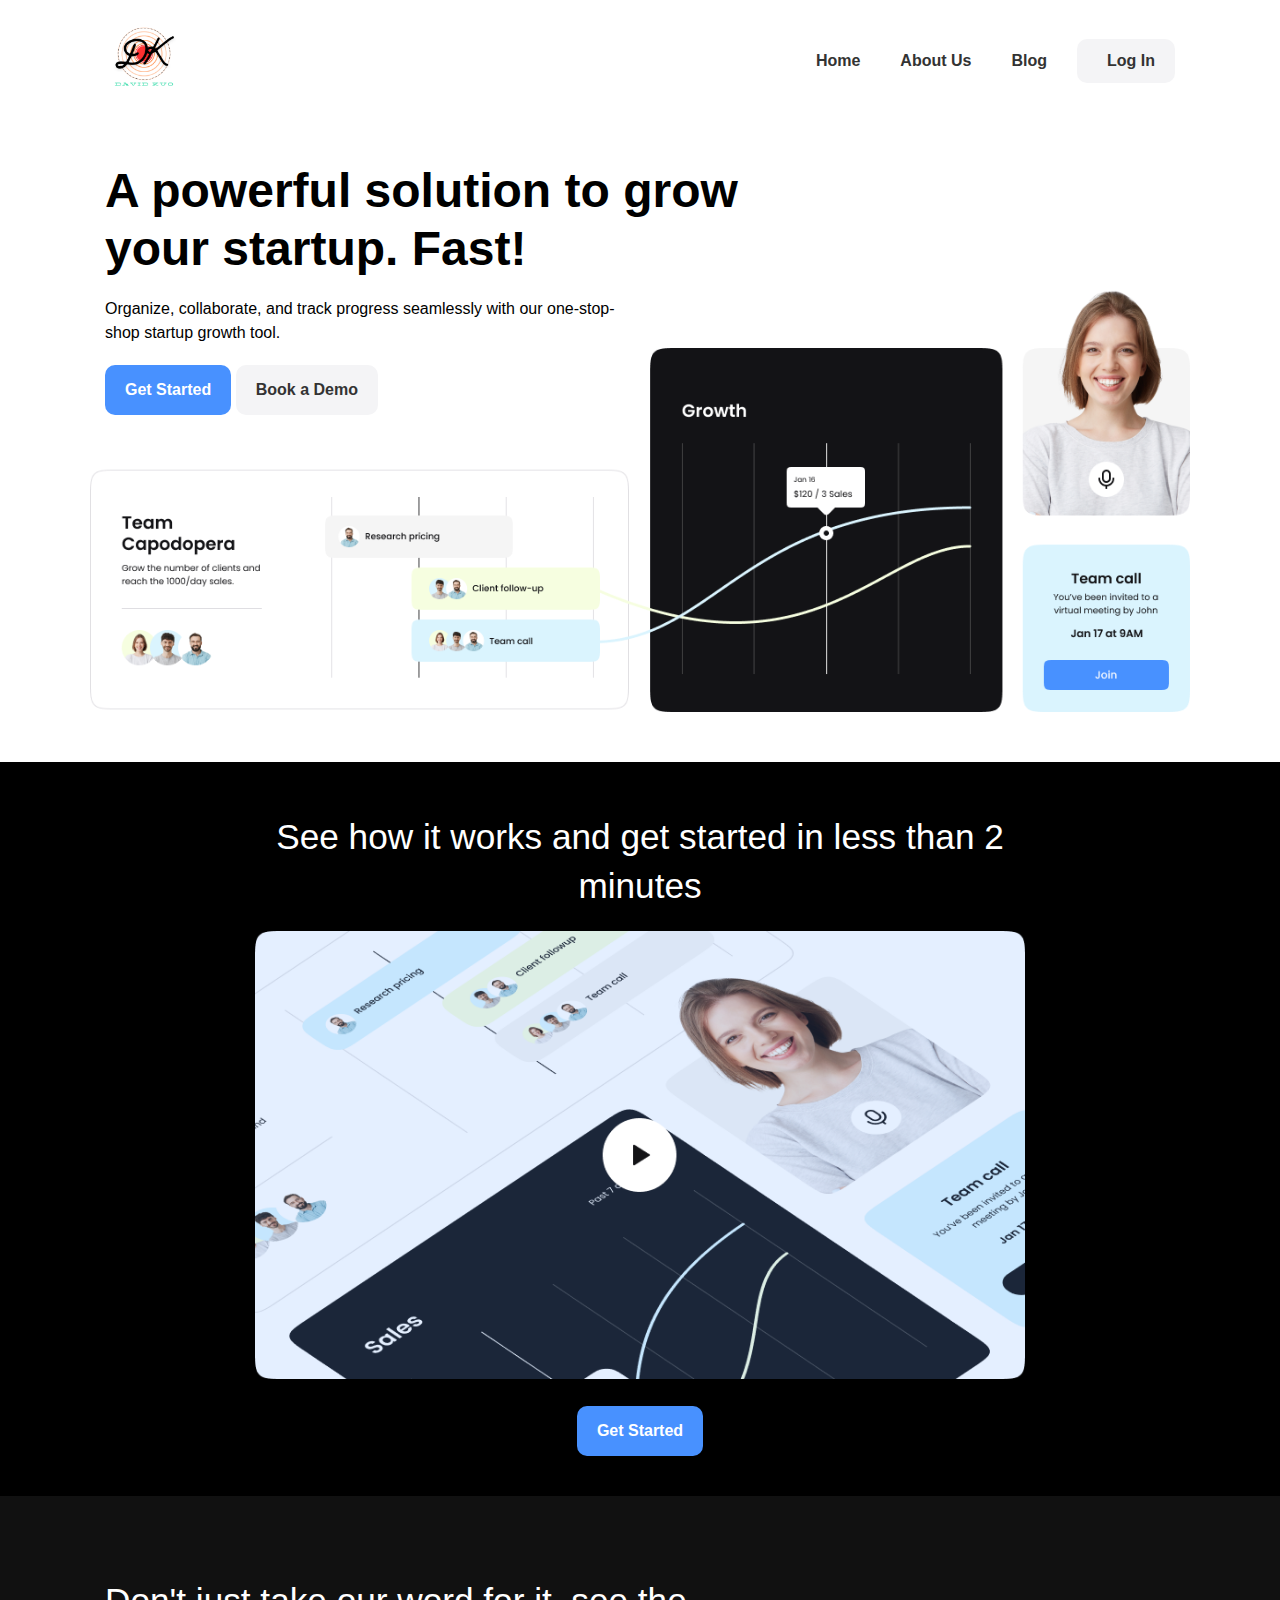
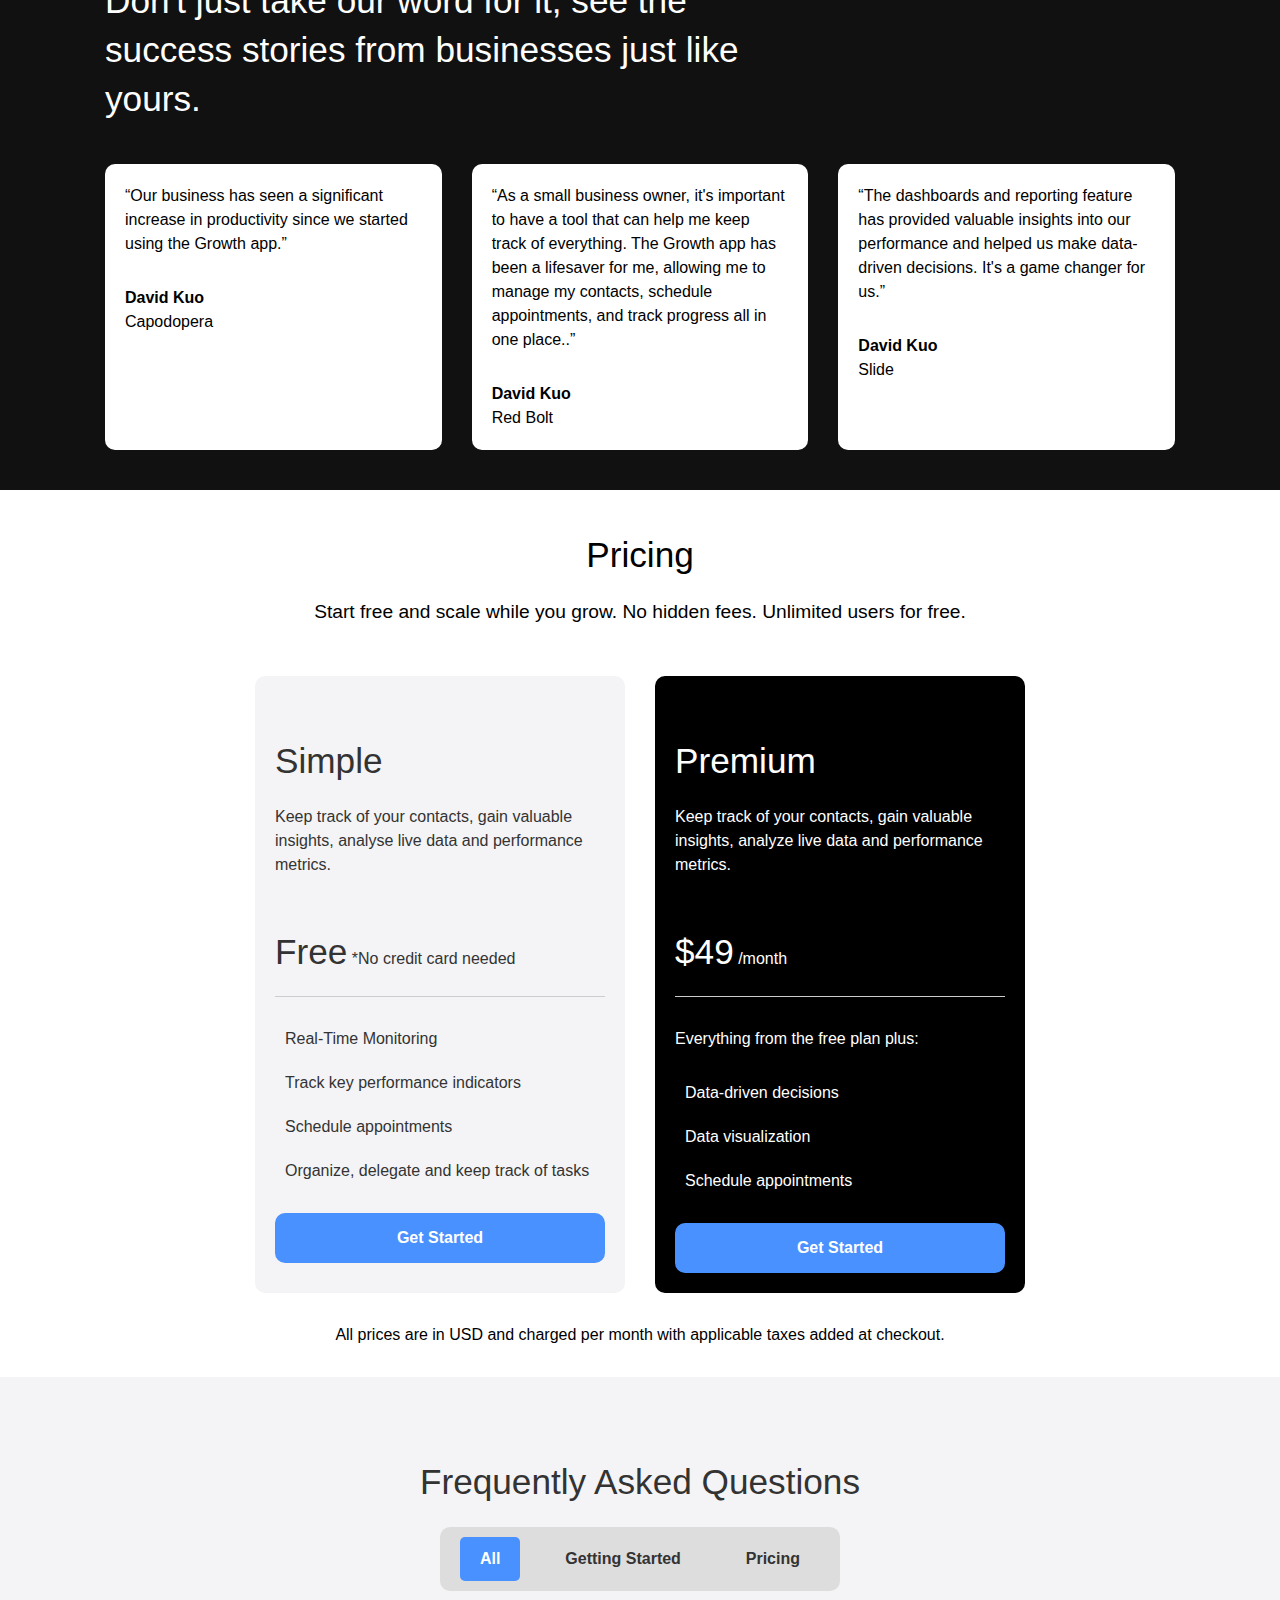
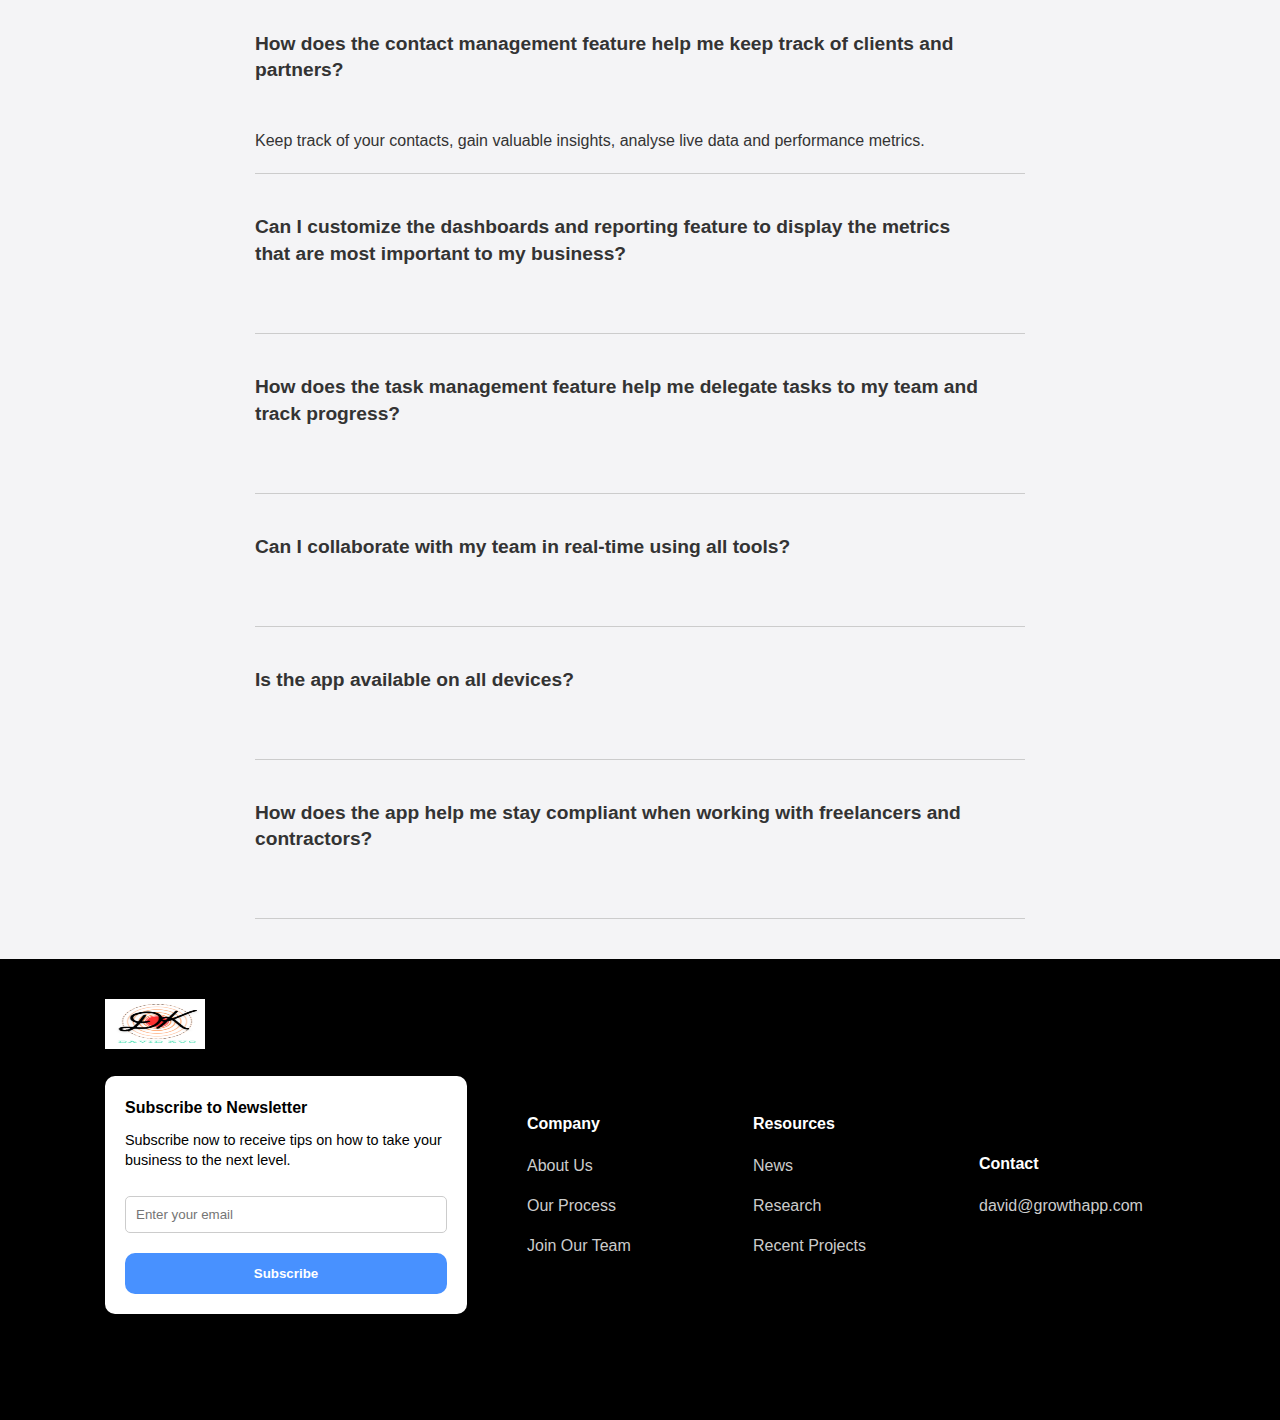
<file: index.html>
<!DOCTYPE html>
<html lang="en">
<head>
    <meta charset="UTF-8">
    <meta name="viewport" content="width=device-width, initial-scale=1.0">
    <title>WEBSTER</title>
    <link rel="stylesheet" href="css/style.css">
    <link rel="shortcut icon" href="images/what.png" type="image/x-icon">
    <link rel="stylesheet" href="https://cdnjs.cloudflare.com/ajax/libs/font-awesome/6.6.0/css/all.min.css" integrity="sha512-Kc323vGBEqzTmouAECnVceyQqyqdsSiqLQISBL29aUW4U/M7pSPA/gEUZQqv1cwx4OnYxTxve5UMg5GT6L4JJg==" crossorigin="anonymous" referrerpolicy="no-referrer" />
</head>
<body>
    <nav class="navbar">
        <div class="container">
            <div class="logo">
                <a href="index.html">
                    <img src="images/what.png" alt="logo" height="75px" width="75px">
                </a>
            </div>

            <div class="main-menu">
                <ul>
                    <li>
                        <a href="index.html">Home</a>
                    </li>
                    <li>
                        <a href="#">About Us</a>
                    </li>
                    <li>
                        <a href="#">Blog</a>
                    </li>
                    <li>
                        <a class="btn "  href="login.html">
                            <i class="fas fa-user"></i> Log In
                        </a>
                    </li>
                </ul>
            </div>
        </div>
    </nav>

    <section class="hero">
        <div class="container">
          <div class="hero-content">
            <h1 class="hero-heading text-xxl">
              A powerful solution to grow your startup. Fast!
            </h1>
            <p class="hero-text">
              Organize, collaborate, and track progress seamlessly with our
              one-stop-shop startup growth tool.
            </p>
            <div class="hero-buttons">
              <a href="#" class="btn btn-primary">Get Started</a>
              <a href="#" class="btn"
                ><i class="fas fa-laptop"></i> Book a Demo</a
              >
            </div>
          </div>
        </div>
      </section>

         
    <section class="video bg-black">
      <div class="container-sm">
        <h2 class="video-heading text-xl text-center">
          See how it works and get started in less than 2 minutes
        </h2>
        <div class="video-content">
          <a href="#">
            <img
              src="images/video-preview.png"
              alt="video"
              class="video-preview"
            />
          </a>

          
          <a href="#" class="btn btn-primary">Get Started</a>
        </div>
      </div>
    </section>
    <!-- Testimonials -->
    <section class="testimonials bg-dark">
      <div class="container">
        <h3 class="testimonials-heading text-xl">
          Don't just take our word for it, see the success stories from
          businesses just like yours.
        </h3>
        <div class="testimonials-grid">
          <div class="card">
            <p>
              “Our business has seen a significant increase in productivity
              since we started using the Growth app.”
            </p>

            <p>David Kuo</p>
            <p>Capodopera</p>
          </div>

          <div class="card">
            <p>
              “As a small business owner, it's important to have a tool that can
              help me keep track of everything. The Growth app has been a
              lifesaver for me, allowing me to manage my contacts, schedule
              appointments, and track progress all in one place..”
            </p>

            <p>David Kuo</p>
            <p>Red Bolt</p>
          </div>

          <div class="card">
            <p>
              “The dashboards and reporting feature has provided valuable
              insights into our performance and helped us make data-driven
              decisions. It's a game changer for us.”
            </p>

            <p>David Kuo</p>
            <p>Slide</p>
          </div>
        </div>
      </div>
    </section>
    
    <section class="pricing">
      <div class="container-sm">
        <h3 class="pricing-heading text-xl text-center">Pricing</h3>
        <p class="pricing-subheading text-md text-center">
          Start free and scale while you grow. No hidden fees. Unlimited users
          for free.
        </p>
        <div class="pricing-grid">
          <!-- Pricing Card 1 -->
          <div class="card bg-light">
            <div class="pricing-card-header">
              <h4 class="pricing-heading text-xl">Simple</h4>
              <p class="pricing-card-subheading">
                Keep track of your contacts, gain valuable insights, analyse
                live data and performance metrics.
              </p>
              <p class="pricing-card-price">
                <span class="text-xl">Free</span>
                *No credit card needed
              </p>
            </div>
            <div class="pricing-card-body">
              <ul>
                <li><i class="fas fa-check"></i> Real-Time Monitoring</li>
                <li>
                  <i class="fas fa-check"></i>Track key performance indicators
                </li>
                <li><i class="fas fa-check"></i>Schedule appointments</li>
                <li>
                  <i class="fas fa-check"></i>Organize, delegate and keep track
                  of tasks
                </li>
              </ul>
              <a href="login.html" class="btn btn-primary btn-block">Get Started</a>
            </div>
          </div>

          <!-- Pricing Card 2 -->
          <div class="card bg-black">
            <div class="pricing-card-header">
              <h4 class="pricing-card-heading text-xl">Premium</h4>
              <p class="pricing-card-subheading">
                Keep track of your contacts, gain valuable insights, analyze
                live data and performance metrics.
              </p>
              <p class="pricing-card-price">
                <span class="text-xl">$49</span> /month
              </p>
            </div>
            <div class="pricing-card-body">
              <p>Everything from the free plan plus:</p>
              <ul>
                <li><i class="fas fa-check"></i>Data-driven decisions</li>
                <li><i class="fas fa-check"></i>Data visualization</li>
                <li><i class="fas fa-check"></i>Schedule appointments</li>
              </ul>
              <a href="#" class="btn btn-primary btn-block">Get Started</a>
            </div>
          </div>
        </div>
        <p class="pricing-footer text-center">
          All prices are in USD and charged per month with applicable taxes
          added at checkout.
        </p>
      </div>
    </section>

    <!-- FAQ -->
    <section class="faq bg-light">
      <div class="container-sm">
        <h3 class="text-xl text-center">Frequently Asked Questions</h3>
        <ul class="faq-menu">
          <li class="active">All</li>
          <li>Getting Started</li>
          <li>Pricing</li>
        </ul>
        <div class="faq-content">
          <div class="faq-group">
            <div class="faq-group-header">
              <h4 class="text-md">
                How does the contact management feature help me keep track of
                clients and partners?
              </h4>
              <i class="fas fa-minus"></i>
            </div>
            <div class="faq-group-body open">
              <p>
                Keep track of your contacts, gain valuable insights, analyse
                live data and performance metrics.
              </p>
            </div>
          </div>

          <div class="faq-group">
            <div class="faq-group-header">
              <h4 class="text-md">
                Can I customize the dashboards and reporting feature to display
                the metrics that are most important to my business?
              </h4>
              <i class="fas fa-plus"></i>
            </div>
            <div class="faq-group-body">
              <p>
                Lorem, ipsum dolor sit amet consectetur adipisicing elit. Ad
                culpa enim blanditiis rem ipsum aliquam, unde iste fugit
                praesentium eos?
              </p>
            </div>
          </div>

          <div class="faq-group">
            <div class="faq-group-header">
              <h4 class="text-md">
                How does the task management feature help me delegate tasks to
                my team and track progress?
              </h4>
              <i class="fas fa-plus"></i>
            </div>
            <div class="faq-group-body">
              <p>
                Lorem ipsum dolor sit amet, consectetur adipisicing elit.
                Incidunt, a! Quaerat, voluptatum. Animi molestias ex quasi
                explicabo minima perferendis commodi.
              </p>
            </div>
          </div>

          <div class="faq-group">
            <div class="faq-group-header">
              <h4 class="text-md">
                Can I collaborate with my team in real-time using all tools?
              </h4>
              <i class="fas fa-plus"></i>
            </div>
            <div class="faq-group-body">
              <p>
                Lorem, ipsum dolor sit amet consectetur adipisicing elit.
                Obcaecati doloremque assumenda aut dolorem recusandae quibusdam
                aliquid. Repellat animi quam vitae.
              </p>
            </div>
          </div>

          <div class="faq-group">
            <div class="faq-group-header">
              <h4 class="text-md">Is the app available on all devices?</h4>
              <i class="fas fa-plus"></i>
            </div>
            <div class="faq-group-body">
              <p>
                Lorem, ipsum dolor sit amet consectetur adipisicing elit.
                Obcaecati doloremque assumenda aut dolorem recusandae quibusdam
                aliquid. Repellat animi quam vitae.
              </p>
            </div>
          </div>

          <div class="faq-group">
            <div class="faq-group-header">
              <h4 class="text-md">
                How does the app help me stay compliant when working with
                freelancers and contractors?
              </h4>
              <i class="fas fa-plus"></i>
            </div>
            <div class="faq-group-body">
              <p>
                Lorem, ipsum dolor sit amet consectetur adipisicing elit.
                Obcaecati doloremque assumenda aut dolorem recusandae quibusdam
                aliquid. Repellat animi quam vitae.
              </p>
            </div>
          </div>
        </div>
      </div>
    </section>

    <!-- Footer -->
    <footer class="footer bg-black">
      <div class="container">
        <div class="footer-grid">
          <div>
            <a href="index.html">
              <img src="images/what.png" alt="logo" height="50px" width="100px"/>
            </a>
            <div class="card">
              <h4>Subscribe to Newsletter</h4>
              <p class="text-sm">
                Subscribe now to receive tips on how to take your business to
                the next level.
              </p>
              <form>
                <input type="email" id="email" placeholder="Enter your email" />
                <button type="submit" class="btn btn-primary btn-block">
                  Subscribe
                </button>
              </form>
            </div>
            <i class="fab fa-linkedin"></i>
            <i class="fab fa-twitter"></i>
          </div>
          <div>
            <h4>Company</h4>
            <ul>
              <li><a href="#">About Us</a></li>
              <li><a href="#">Our Process</a></li>
              <li><a href="#">Join Our Team</a></li>
            </ul>
          </div>
          <div>
            <h4>Resources</h4>
            <ul>
              <li><a href="#">News</a></li>
              <li><a href="#">Research</a></li>
              <li><a href="#">Recent Projects</a></li>
            </ul>
          </div>
          <div>
            <h4>Contact</h4>
            <ul>
              <li>
                <a href="#">david@growthapp.com</a>
              </li>
            </ul>
          </div>
        </div>
      </div>
    </footer>
    
    <script src="javascript/main.js"></script>
</body>
</html>
</file>
<file: css/style.css>
* {
    box-sizing: border-box;
    margin: 0;
    padding: 0;
  }
  
  :root {
    --primary-color: #4891ff;
    --light-color: #f4f4f6;
    --dark-color: #111;
  }
  
  body {
    font-family: 'Poppins', sans-serif;
    font-size: 16px;
    line-height: 1.5;
    background: #fff;
    overflow-x: hidden;
  }
  
  a {
    text-decoration: none;
    color: #333;
  }
  
  ul {
    list-style: none;
  }
  
  img {
    max-width: 100%;
  }
  
  /* Navbar */
  .navbar {
    background: #fff;
    padding: 20px;
  }
  
  .navbar .container {
    display: flex;
    justify-content: space-between;
    align-items: center;
  }
  
  .navbar .main-menu ul {
    display: flex;
  }
  
  .navbar ul li a {
    padding: 10px 20px;
    display: block;
    font-weight: 600;
    transition: 0.5s;
  }
  
  .navbar ul li a:hover {
    color: var(--primary-color);
  }
  
  .navbar ul li a i {
    margin-right: 10px;
  }
  
  .navbar ul li:last-child a {
    margin-left: 10px;
  }
  
  /* Hero */
  .hero {
    margin-bottom: 50px;
  }
  
  .hero .container {
    background: url('../images/hero-bg.png') no-repeat;
    background-size: contain;
    background-position: center bottom;
    height: 550px;
  }
  
  .hero .hero-content {
    width: 70%;
  }
  
  .hero .hero-text {
    width: 70%;
    margin-bottom: 20px;
  }
  
  /* Video */
  .video {
    padding: 10px 0 40px;
  }
  
  .video .video-content {
    display: flex;
    flex-direction: column;
    align-items: center;
  }
  
  .video .video-preview {
    margin-bottom: 20px;
  }
  
  /* Testimonials */
  .testimonials {
    padding: 40px 0;
  }
  
  .testimonials .testimonials-heading {
    width: 700px;
    margin-bottom: 40px;
  }
  
  .testimonials .testimonials-grid {
    display: grid;
    grid-template-columns: repeat(3, 1fr);
    gap: 30px;
  }
  
  .testimonials .card p:nth-child(2) {
    margin-top: 30px;
    font-weight: bold;
  }
  
  /* Pricing */
  .pricing .pricing-grid {
    display: grid;
    grid-template-columns: repeat(2, 1fr);
    gap: 30px;
    margin-top: 50px;
  }
  
  .pricing .pricing-card-subheading {
    margin-bottom: 30px;
  }
  
  .pricing .pricing-card-price {
    margin-bottom: 30px;
    padding: 20px 0;
    border-bottom: 1px solid #ccc;
  }
  
  .pricing ul {
    margin: 30px 0;
  }
  
  .pricing ul li {
    margin-bottom: 20px;
  }
  
  .pricing ul li i {
    margin-right: 10px;
  }
  
  .pricing .pricing-footer {
    margin: 30px 0;
  }
  
  /* FAQ */
  .faq {
    padding: 40px 0;
  }
  
  .faq .faq-group {
    border-bottom: 1px solid #ccc;
    padding-bottom: 20px;
  }
  
  .faq .faq-group .faq-group-header {
    padding: 20px 0;
    margin-bottom: 15px;
    position: relative;
  }
  
  .faq .faq-group .faq-group-header h4 {
    font-weight: 600;
    width: 95%;
  }
  
  .faq .faq-group .faq-group-header i {
    position: absolute;
    right: 0;
    top: 35px;
    font-size: 1.3rem;
    cursor: pointer;
  }
  
  .faq .faq-group .faq-group-body {
    display: none;
  }
  
  .faq .faq-group .faq-group-body.open {
    display: block;
  }
  
  .faq ul.faq-menu {
    max-width: 400px;
    margin: auto;
    display: flex;
    justify-content: space-between;
    align-items: center;
    background: #ddd;
    padding: 10px 20px;
    border-radius: 10px;
    font-weight: 600;
    cursor: pointer;
  }
  
  .faq ul.faq-menu li {
    padding: 10px 20px;
    border-radius: 5px;
    text-align: center;
  }
  
  .faq ul.faq-menu li.active {
    background: var(--primary-color);
    color: #fff;
  }
  
  /* Footer */
  .footer {
    padding: 40px 0;
  }
  
  .footer h4 {
    margin-bottom: 10px;
  }
  
  .footer ul li {
    line-height: 2.5;
  }
  
  .footer a {
    color: #ccc;
  }
  
  .footer i {
    font-size: 1.5rem;
    margin-right: 10px;
  }
  
  .footer-grid {
    display: grid;
    grid-template-columns: 2fr 1fr 1fr 1fr;
    gap: 30px;
    justify-content: center;
    align-items: center;
  }
  
  .footer .card {
    margin: 20px 30px 30px 0;
  }
  
  .footer input[type='email'] {
    width: 100%;
    padding: 10px;
    border: 1px solid #ccc;
    border-radius: 5px;
    margin: 20px 0;
  }
  
  /* Utility Classes */
  .container {
    max-width: 1100px;
    margin: 0 auto;
    padding: 0 15px;
  }
  
  .container-sm {
    max-width: 800px;
    margin: 0 auto;
    padding: 0 15px;
  }
  
  /* Card */
  .card {
    background: #fff;
    color: #000;
    border-radius: 10px;
    padding: 20px;
  }
  
  /* Buttons */
  .btn {
    display: inline-block;
    padding: 13px 20px;
    background: var(--light-color);
    color: #333;
    font-weight: 600;
    text-decoration: none;
    border: none;
    border-radius: 10px;
    cursor: pointer;
    text-align: center;
    transition: 0.5s;
  }
  
  .btn:hover {
    opacity: 0.8;
  }
  
  .btn-primary {
    background: var(--primary-color);
    color: #fff;
  }
  
  .btn-dark {
    background: var(--dark-color);
    color: #fff;
  }
  
  .btn-block {
    display: block;
    width: 100%;
  }
  
  /* Text Classes */
  .text-xxl {
    font-size: 3rem;
    line-height: 1.2;
    font-weight: 600;
    margin: 40px 0 20px;
  }
  
  .text-xl {
    font-size: 2.2rem;
    line-height: 1.4;
    font-weight: normal;
    margin: 40px 0 20px;
  }
  
  .text-lg {
    font-size: 1.8rem;
    line-height: 1.4;
    font-weight: normal;
    margin: 30px 0 20px;
  }
  
  .text-md {
    font-size: 1.2rem;
    line-height: 1.4;
    font-weight: normal;
    margin: 20px 0 10px;
  }
  
  .text-sm {
    font-size: 0.9rem;
    line-height: 1.4;
    font-weight: normal;
    margin: 10px 0 5px;
  }
  
  .text-center {
    text-align: center;
  }
  
  /* Background */
  .bg-primary {
    background: var(--primary-color);
    color: #fff;
  }
  
  .bg-light {
    background: var(--light-color);
    color: #333;
  }
  
  .bg-dark {
    background: var(--dark-color);
    color: #fff;
  }
  
  .bg-black {
    background: #000;
    color: #fff;
  }
  
  /* Hamburger Button */
  .hamburger-button {
    display: none;
    background: none;
    border: none;
    cursor: pointer;
    padding: 10px;
    z-index: 1000;
  }
  
  .hamburger-button .hamburger-line {
    width: 30px;
    height: 3px;
    background: #333;
    margin: 6px 0;
  }
  
  /* Mobile Menu */
  .mobile-menu {
    position: fixed;
    top: 0;
    right: -300px;
    width: 250px;
    height: 100%;
    z-index: 100;
    background: #fff;
    box-shadow: 0px 0px 10px rgba(0, 0, 0, 0.2);
    transition: right 0.3s ease-in-out;
  }
  
  .mobile-menu.active {
    right: 0;
  }
  
  .mobile-menu ul {
    margin-top: 100px;
    padding-right: 10px;
  }
  
  .mobile-menu ul li {
    margin: 10px 0;
  }
  
  .mobile-menu ul li a {
    font-size: 20px;
    transition: 0.3s;
  }
  
  /* Media Queries */
  @media (max-width: 960px) {
    .text-xxl {
      font-size: 2.5rem;
    }
  }
  
  @media (max-width: 670px) {
    .navbar .main-menu {
      display: none;
    }
  
    .navbar .hamburger-button {
      display: block;
    }
  
    .hero .container {
      background: url('../images/hero-bg-mobile.png') no-repeat;
      background-size: 350px 400px;
      background-position: bottom;
      height: 770px;
    }
  
    .hero .hero-content,
    .hero .hero-text {
      width: 100%;
      text-align: center;
    }
  
    .hero .hero-buttons .btn {
      margin-bottom: 10px;
      display: block;
      width: 100%;
    }
  
    .testimonials .testimonials-heading {
      max-width: 100%;
      text-align: center;
    }
  
    .testimonials .testimonials-grid,
    .pricing .pricing-grid,
    .footer .footer-grid {
      grid-template-columns: 1fr;
    }
  
    .footer .card {
      margin-right: 0;
    }
  
    .footer .footer-grid > div {
      text-align: center;
    }
  
    /* Text */
    .text-xl {
      font-size: 1.9rem;
    }
  
    .text-lg {
      font-size: 1.5rem;
    }
  
    .text-md {
      font-size: 1.1rem;
    }
  }
  
  @media (max-width: 500px) {
    .text-xxl {
      font-size: 2rem;
    }
  }
</file>
